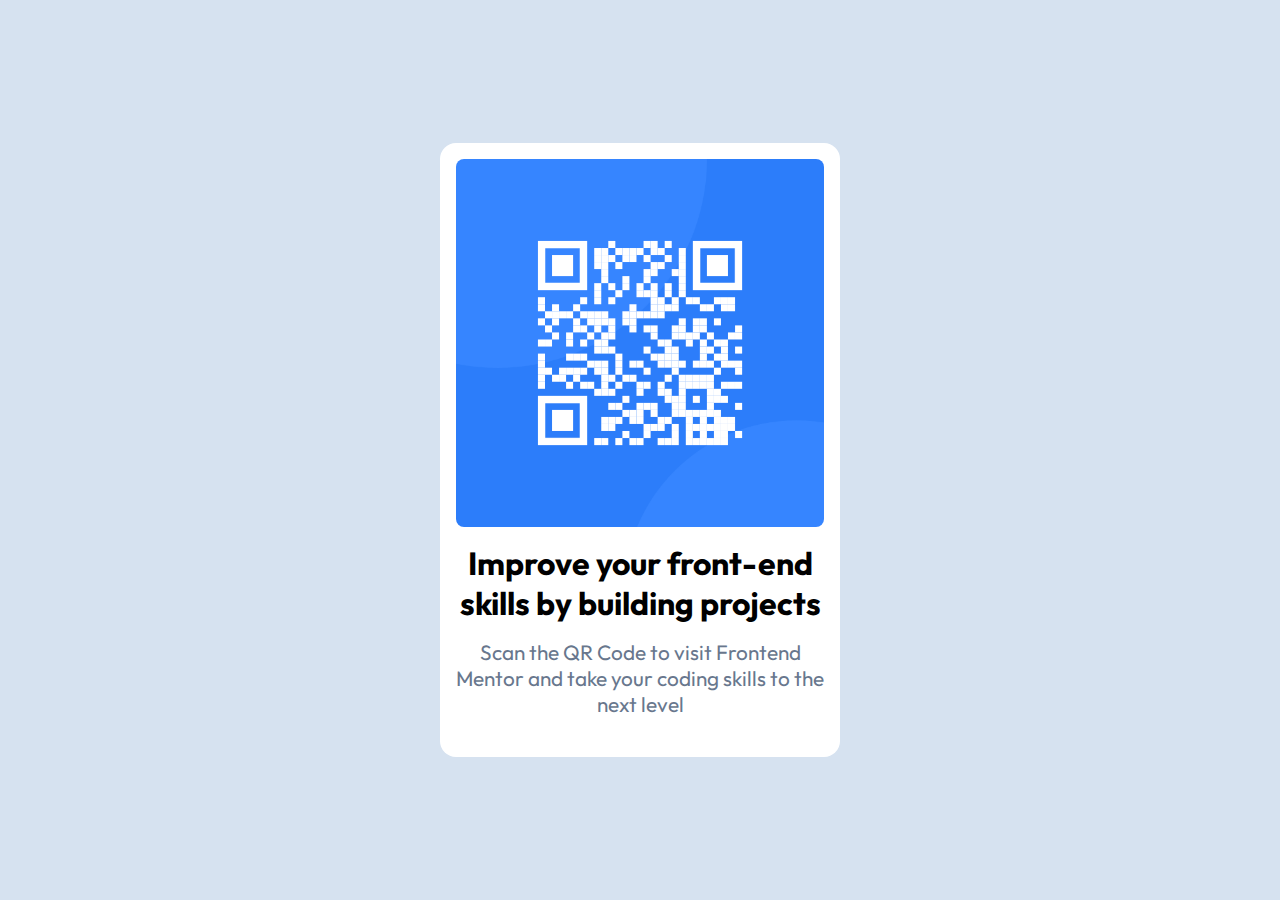
<file: assignment1/index.html>
<!DOCTYPE html>
<html lang="en">
<head>
  <meta charset="UTF-8">
  <meta name="viewport" content="width=device-width, initial-scale=1.0">
  <link rel="stylesheet" href="styles.css">
  <title>QR Code Component | Assignment 1</title>
</head>
<body>
    <div class="card">
      <div class="img">
        <img src="./images/image-qr-code.png" alt="QR Code">
      </div>

      <div class="description">
        <h1 class="h1">Improve your front-end skills by building projects</h1>

        <div class="paragraph">
          <p>Scan the QR Code to visit Frontend Mentor and take your coding skills to the next level</p>
        </div>
      </div>
    </div>
</body>
</html>
</file>
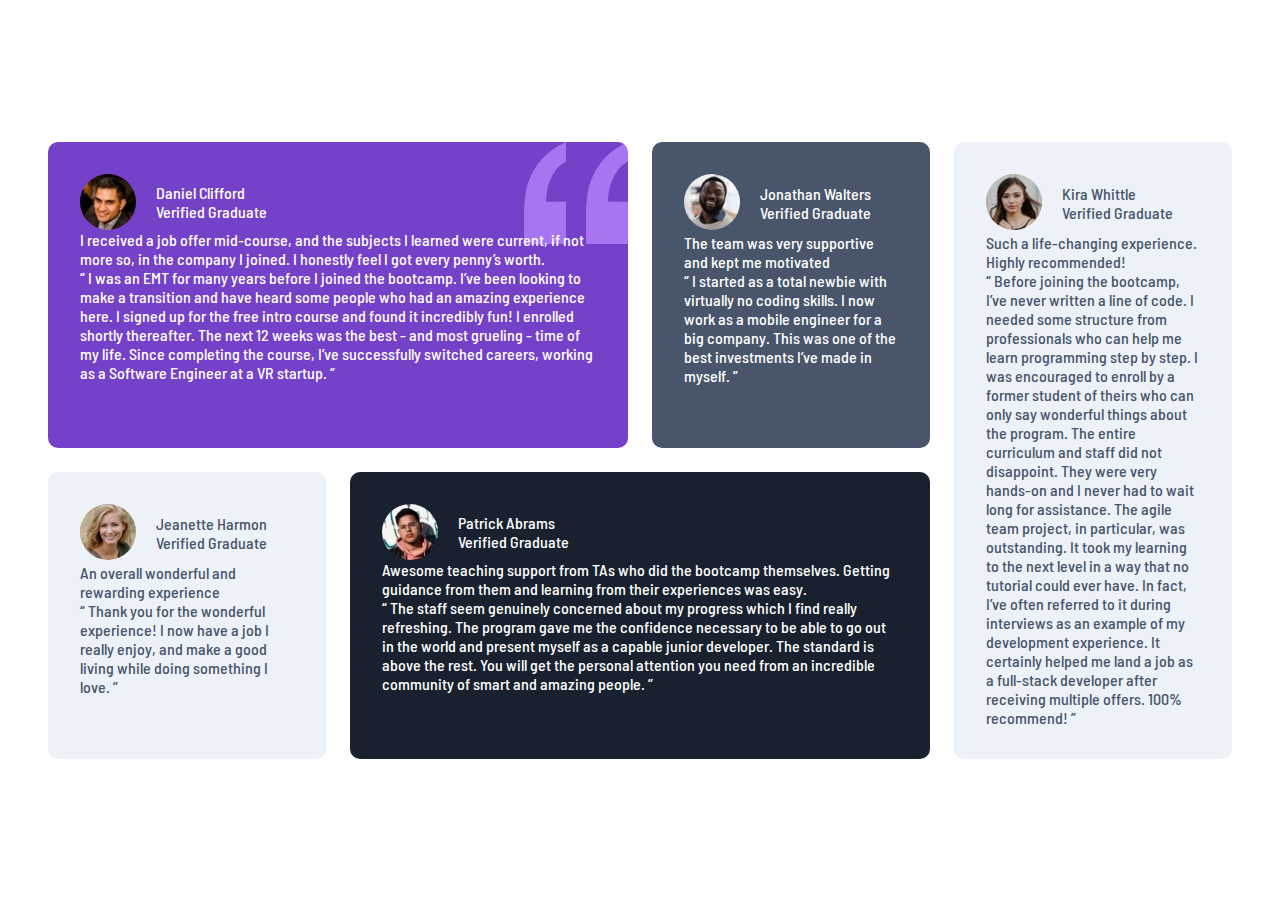
<file: assignment4/index.html>
<!DOCTYPE html>
<html lang="en">
<head>
  <meta charset="UTF-8">
  <meta name="viewport" content="width=device-width, initial-scale=1.0">
  <link rel="stylesheet" href="style.css">
  <title>Document</title>
</head>
<body>
  <main>
    <article class="testimonial1 grid-col-span-2" >
        <div class="profile">
          <img src="./images/image-daniel.jpg" alt="">    
          <div class="details">
            <p class="name">Daniel Clifford</p>
            <p class="position">Verified Graduate</p>
          </div>
        </div>  
        <p>
          I received a job offer mid-course, and the subjects I learned were current, if not more so, 
          in the company I joined. I honestly feel I got every penny’s worth.
        </p>
        <p>
          “ I was an EMT for many years before I joined the bootcamp. I’ve been looking to make a 
          transition and have heard some people who had an amazing experience here. I signed up for 
          the free intro course and found it incredibly fun! I enrolled shortly thereafter. The next 
          12 weeks was the best - and most grueling - time of my life. Since completing the course, 
          I’ve successfully switched careers, working as a Software Engineer at a VR startup. ”
        </p>
    </article>
    <article class="testimonial2">
      <div class="profile">
        <div>
          <img src="./images/image-jonathan.jpg" alt="">
        </div>
        <div class="details">
          <p class="name">Jonathan Walters</p>
          <p class="position">Verified Graduate</p>
        </div>
      </div>
      <p>
        The team was very supportive and kept me motivated
      </p>
      <p>
        “ I started as a total newbie with virtually no coding skills. I now work as a mobile engineer 
        for a big company. This was one of the best investments I’ve made in myself. ”
      </p>  
    </article>
    <article class="testimonial3">
      <div class="profile">
        <div>
          <img src="./images/image-jeanette.jpg" alt="">
        </div>
        <div class="details">
          <p class="name">Jeanette Harmon</p>
          <p class="position">Verified Graduate</p>
        </div>
      </div>
      <p>
        An overall wonderful and rewarding experience
      </p>
      <p>
        “ Thank you for the wonderful experience! I now have a job I really enjoy, and make a good living 
        while doing something I love. ”
      </p>
    </article>
    <article class="testimonial4 grid-col-span-2">
      <div class="profile">
        <div class="details">
          <img src="./images/image-patrick.jpg" alt="">
        </div>
        <div>
          <p class="name">Patrick Abrams</p>
          <p class="position">Verified Graduate</p>
        </div>
      </div>
      <p>
        Awesome teaching support from TAs who did the bootcamp themselves. Getting guidance from them and
        learning from their experiences was easy.
      </p>
      <p>
        “ The staff seem genuinely concerned about my progress which I find really refreshing. The program
        gave me the confidence necessary to be able to go out in the world and present myself as a capable
        junior developer. The standard is above the rest. You will get the personal attention you need from
        an incredible community of smart and amazing people. ”
      </p>
    </article>
    <article class="testimonial5">
      <div class="profile">
        <div>
          <img src="./images/image-kira.jpg" alt="">
        </div>
        <div class="details">
          <p class="name">Kira Whittle</p>
          <p class="position">Verified Graduate</p>
        </div>
      </div>
      <p>
        Such a life-changing experience. Highly recommended!
      </p>
      <p>
        “ Before joining the bootcamp, I’ve never written a line of code. I needed some structure from
        professionals who can help me learn programming step by step. I was encouraged to enroll by a former
        student of theirs who can only say wonderful things about the program. The entire curriculum and staff
        did not disappoint. They were very hands-on and I never had to wait long for assistance. The agile team
        project, in particular, was outstanding. It took my learning to the next level in a way that no tutorial
        could ever have. In fact, I’ve often referred to it during interviews as an example of my development
        experience. It certainly helped me land a job as a full-stack developer after receiving multiple offers.
        100% recommend! ”
      </p>
    </article>  
  </main>
</body>
</html>
</file>
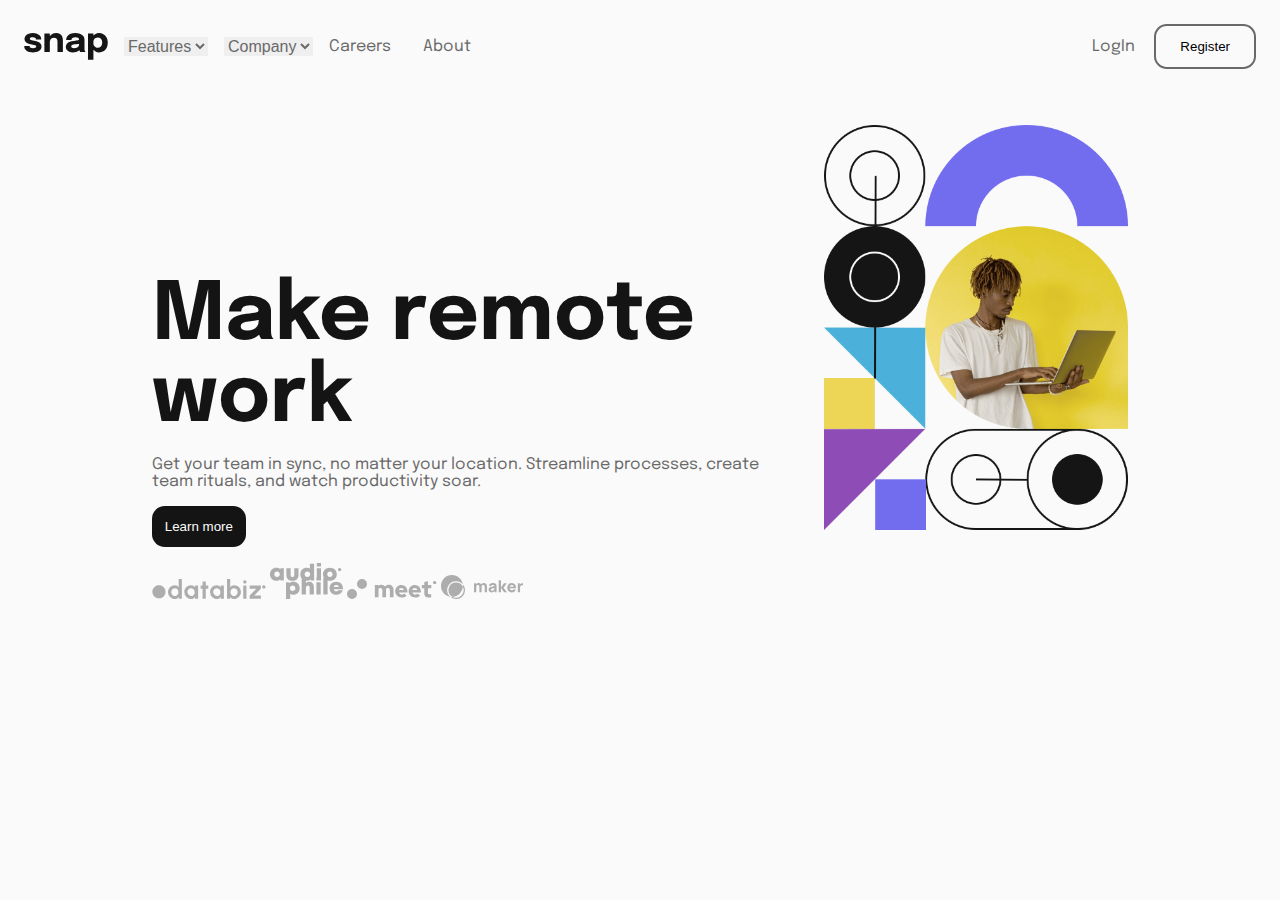
<file: assignment5/index.html>
<!DOCTYPE html>
<html lang="en">
<head>
  <meta charset="UTF-8">
  <meta name="viewport" content="width=device-width, initial-scale=1.0">
  <link rel="stylesheet" href="style.css">
  <title>Document</title>
</head>
<body>
  <nav>
    <div class="nav-part1">
      <img src="./images/logo.svg" alt="">
      <select name="selections" id="">
        <option value="features">Features</option>
      </select>
      <select name="select" id="">
        <option value="company">Company</option>
      </select>
      <li>Careers</li>
      <li>About</li>
    </div>
    <div class="nav-part2">
      <p>LogIn</p>
      <button>Register</button>
    </div>
  </nav>
  <section>
    <div class="section-part1">
      <h1>Make remote work</h1>
      <p>Get your team in sync, no matter your location. Streamline processes, 
        create team rituals, and watch productivity soar.
      </p>
      <button>Learn more</button>
      <div class="image">
        <img src="./images/client-databiz.svg" alt="">
        <img src="./images/client-audiophile.svg" alt="">
        <img src="./images/client-meet.svg" alt="">
        <img src="./images/client-maker.svg" alt="">
      </div>
    </div>
    <div class="section-part2">
      <!-- <img src="./images/image-hero-desktop.png" alt=""> -->
    </div>
  </section>
</body>
</html>
</file>
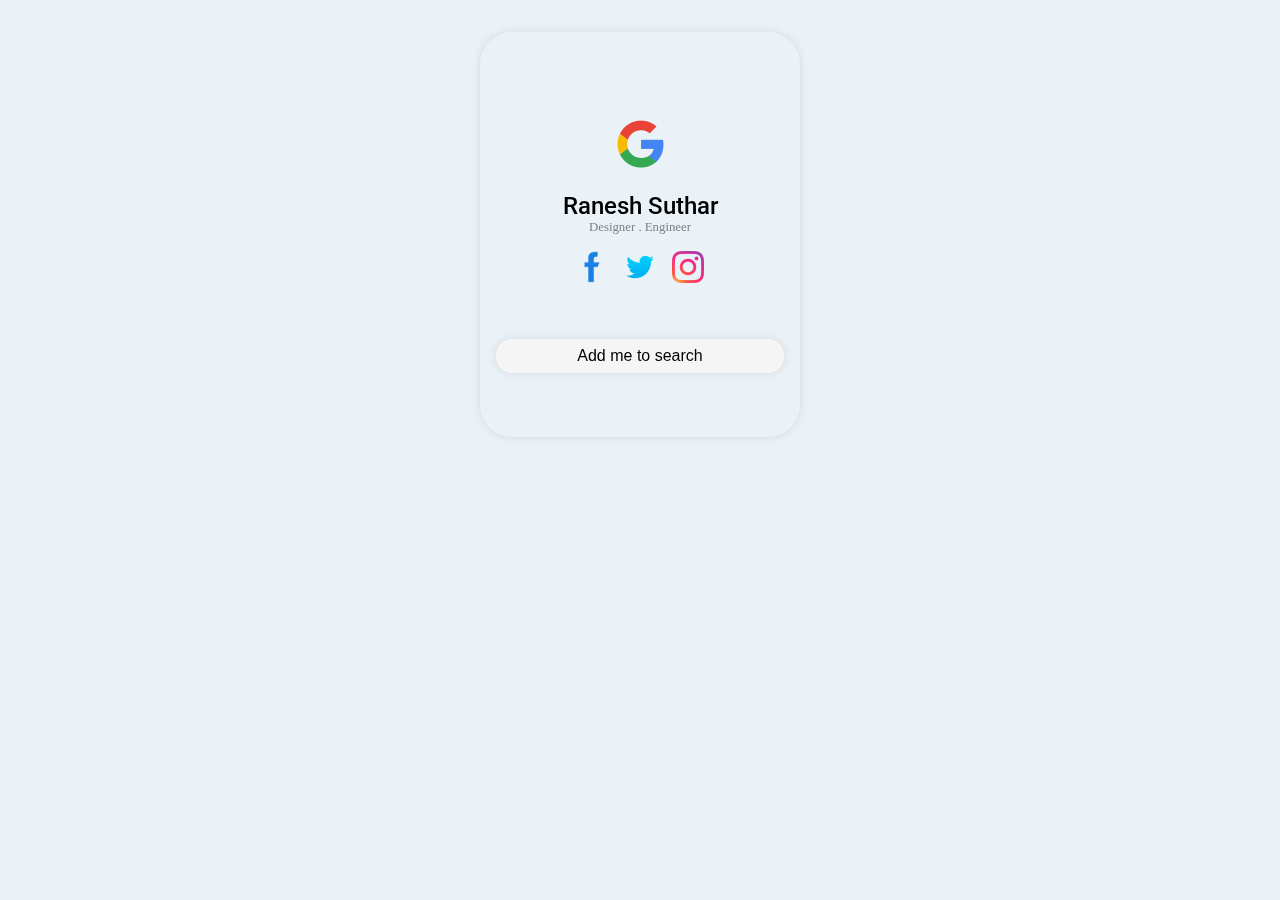
<file: assignment2/view.html>
<!DOCTYPE html>
<html lang="en">
<head>
    <meta charset="UTF-8">
    <meta name="viewport" content="width=device-width, initial-scale=1.0">
    <title>View</title>
    <link rel="stylesheet" href="style.css">
</head>
<body>
    <div class="card">
        <img class="ggl" src="./images/google1.png" alt="">
        <p class="para">Ranesh Suthar</p>
        <div class="par">
            <p>Designer . Engineer</p>
        </div>
        <div class="socials">
            <img src="./images/facebook.png" alt="">
            <img src="./images/twitter.png" alt="">
            <img src="./images/instagram.png" alt="">
        </div>
        <button>Add me to search</button>  
    </div>
</body>
</html>
</file>
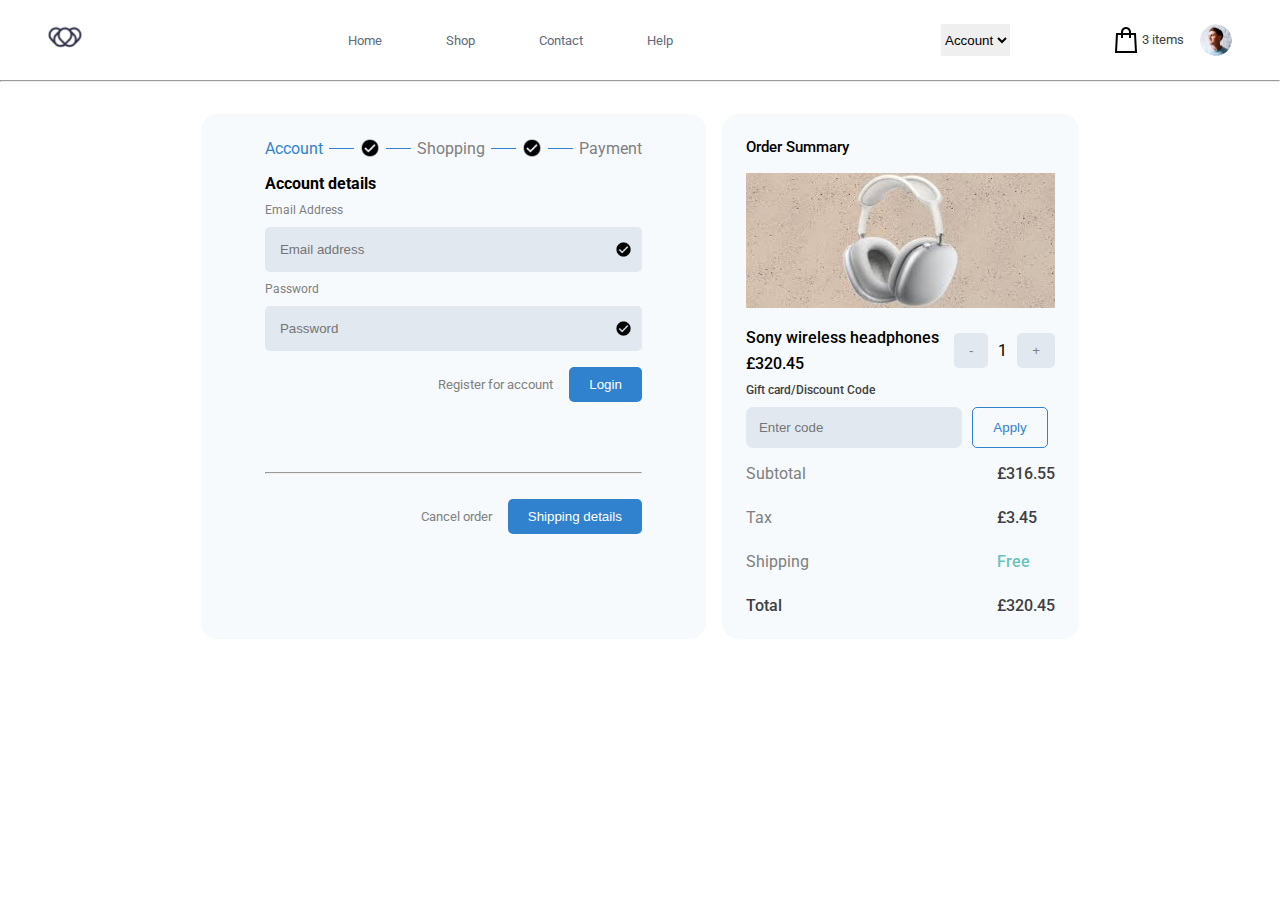
<file: assignment3/shop.html>
<!DOCTYPE html>
<html lang="en">
<head>
    <meta charset="UTF-8">
    <meta name="viewport" content="width=device-width, initial-scale=1.0">
    <link rel="stylesheet" href="style.css">
    <title>ecommerce</title>
</head>
<body>
    <nav>
        <img class="image" src="./images/logo.jpeg" alt="">
        <div class="details">
            <li>Home</li>
            <li>Shop</li>
            <li>Contact</li>
            <li>Help</li> 
        </div>
        <div class="next">
            <select name="account" id="acc">
                <option value="Account">Account</option>
            </select>
            <img class="" src="./images/bag.png" alt="">
            <p>3 items</p>
            <img class="profile" src="./images/image-avatar.webp" alt="">
        </div>
    </nav>
    <hr>
    <main class="main-container">
        <div class="account-details">
            <div class="list">
                <li id="blue">Account</li>
                <span></span>
                <img src="./images/check.png" alt="">
                <span></span>
                <li>Shopping</li>
                <span></span>
                <img src="./images/check.png" alt="">
                <span></span>
                <li>Payment</li>
            </div>
            <h4>Account details</h4>
            <div class="form">
                <form action="">
                    <label for="email">Email Address</label>
                    <input type="email" name="email" id="email" placeholder="Email address">
                    <label for="password">Password</label>
                    <input type="password" name="password" id="password" placeholder="Password">
                </form>

            </div>   
            <div class="logging">
                <p>Register for account</p>
                <button>Login</button>
            </div> 
            <hr>       
            <div class="cancel-shipping">
                <p>Cancel order</p>
                <button>Shipping details</button> 
            </div>     

        </div>
        <div class="order-details">
            <h3>Order Summary</h3> 
            <div class="product-details">
                <img src="./images/apple.jpeg" alt="">
            </div>
            <div class="sony-quantity">
                <div class="sony">
                    <p>Sony wireless headphones</p>
                    <p>£320.45</p> 
                </div>
                <div class="quantity">
                    <button>-</button>
                    <p>1</p>
                    <button>+</button>
                </div>
            </div>
    
            <div class="discount">
                <p>Gift card/Discount Code</p>
                <div class="inputs">
                    <input type="text" name="discount" id="discount" placeholder="Enter code">
                    <button>Apply</button>
                </div>
            </div>
            
            <div class="calculation">
                <div class="total-names">
                    <p>Subtotal</p>
                    <p>Tax</p>
                    <p>Shipping</p>
                    <p id="total">Total</p>
                </div>
                <div class="total-cost">
                    <p>£316.55</p>
                    <p>£3.45</p>
                    <p id="free">Free</p>
                    <p>£320.45</p>
                </div>
            </div>

        </div>
    </main>

    
</body>
</html>
</file>
<file: assignment4/style.css>
@import url('https://fonts.googleapis.com/css2?family=Barlow+Semi+Condensed:ital,wght@0,100;0,200;0,300;0,400;0,500;0,600;0,700;0,800;0,900;1,100;1,200;1,300;1,400;1,500;1,600;1,700;1,800;1,900&display=swap');

:root{
    --violet: hsl(263, 55%, 52%);
    --blue: hsl(217, 19%, 35%);
    --dark-blue: hsl(219, 29%, 14%);
    --white: hsl(0, 0%, 100%);
    --light-gray: hsl(0, 0%, 81%);
    --grayish-blue: hsl(210, 46%, 95%);

    --ff-primary: 'Barlow Semi Condensed', sans-serif;
    --fw-400: 500;
    --fw-700: 600;

    --fs-300: 0.6875rem;
    --fs-400: 0.8125rem;
    --fs-500: 1.25rem;
}

/* Box sizing rules */
*,
*::before,
*::after {
  box-sizing: border-box;
  margin: 0;
  padding: 0;
}


body {
    display: grid;
    place-content: center;
    min-height: 100vh;
    padding: 3rem;
  
    font-family: var(--ff-primary);
    font-weight: var(--fw-400);
  
    background-color: hsl(var(--white));
}
h1, h2, h3 {
    font-weight: var(--fw-700);
}
.grid-col-span-2{
    grid-column: span 2;
}
main {
    display: grid;
    gap: 1.5rem;
    text-align: center;
    grid-template-columns:  repeat(4, 1fr);
}
main :last-child{
    grid-column-start: 4;
    grid-row-start: 1;
    grid-row-end: 3;
}
.testimonial1{
    background: url(./images/bg-pattern-quotation.svg);
    background-color: var(--violet);
    padding: 2rem;
    border-radius: 0.625rem;
    background-repeat: no-repeat;
    background-position: top right;
}
.testimonial2{
    background-color: var(--blue);
    padding: 2rem;
    border-radius: 0.625rem;
}
.testimonial3, .testimonial5{
    background-color: var(--grayish-blue);
    padding: 2rem;
    border-radius: 0.625rem;
}
.testimonial4{
    background-color: var(--dark-blue);
    padding: 2rem;
    border-radius: 0.625rem;
}
.testimonial1, .testimonial2, .testimonial4, .p{
    text-align: left;
    color: var(--white);
}
.testimonial3, .testimonial5, .p{
    color: var(--blue);
    text-align: left;
}
    
.profile{
    display: flex;
    align-items: center;
    gap: 1.25rem;
}
.profile img{
    border-radius: 50%;
}
.details{
    display: flex;
    flex-direction: column;
    /* gap: 1rem; */
}
.details.name{
    font-weight: 700;
}
.details.position{
    font-weight: 300;
}

@media screen and (max-width: 768px){
    main{
        grid-template-columns: 1fr;
    }
    main :last-child{
        grid-column-start: 1;
        grid-row-start: 3;
    }
    .grid-col-span-2{
        grid-column: span 1;
    }  
}
</file>
<file: assignment5/style.css>
@import url('https://fonts.googleapis.com/css2?family=Epilogue:ital,wght@0,100..900;1,100..900&display=swap');

:root{
    --White: hsl(0, 0%, 98%);
    --Gray: hsl(0, 0%, 41%);
    --Black: hsl(0, 0%, 8%);
}

/* Box sizing rules */
*,
*::before,
*::after {
  box-sizing: border-box;
  margin: 0;
  padding: 0;
}
body{
    background-color: var(--White);
}

/* Navbar */
nav{
    display: flex;
    justify-content: space-between;
    align-items: center;
    padding: 1.5rem;
    font-family: 'Epilogue', sans-serif;
}
.nav-part1{
    display: flex;
    justify-content: space-between;
    align-items: center;
    gap: 1rem;
}
.nav-part1 select{
    outline: none;
    border: none;
    font-size: 1rem;
    color: var(--Gray);
}
.nav-part1 li{
    list-style: none;
    display: inline;
    margin-right: 1rem;
    color: var(--Gray);
}
.nav-part2{
    display: flex;
    justify-content: space-between;
    align-items: center;
    gap: 1.2rem;
}
.nav-part2 p{
    color: var(--Gray);
}
.nav-part2 button{
    background-color: var(--White);
    padding: 0.8rem 1.5rem;
    border: 2px solid var(--Gray);
    border-radius: 0.8rem;
}
section{
    display: flex;
    justify-content: center;
    flex-direction: row;
    align-items: center;
    gap: 4rem;
    padding: 2rem;
    font-family: 'Epilogue', sans-serif;
}
.section-part1{
    display: flex;
    justify-content: center;
    flex-direction: column;
    /* align-items: center; */
    gap: 1rem;
    width: 50%;
}
.section-part1 h1{
    color: var(--Black);
    font-size: 5rem;
    align-items: left;
}
.section-part1 p{
    color: var(--Gray);
    font-size: 1rem;
    align-items: left;
}
.section-part1 button{
    background-color: var(--Black);
    color: var(--White);
    padding: 0.8rem;
    border: none;
    border-radius: 0.8rem;
    width: fit-content;
}
.section-part2{
    width: 25%;
    height: 70vh;
    background-image: url(./images/image-hero-desktop.png);
    background-size: contain;
    background-repeat: no-repeat;
}
</file>
<file: assignment2/style.css>
@import url('https://fonts.googleapis.com/css2?family=Montserrat:ital,wght@0,100..900;1,100..900&family=Roboto:ital,wght@0,100;0,300;0,400;0,500;0,700;0,900;1,100;1,300;1,400;1,500;1,700;1,900&display=swap');

/* reset */
*, *::before, *::after{
    box-sizing: border-box;
    margin: 0;
    padding: 0;
}

html{
    font-size: 16px;
    /* 1rem = 16px; */
}
body{
    background-color:#eaf2f8;
}
.card{
    background: inherit;
    backdrop-filter: blur(10px);
    border-radius: 2rem;
    box-shadow: 0 0 10px rgba(0,0,0,0.1);
    margin: 2rem auto;
    max-width: 20rem;
    padding: 1rem;
    width: 40%;
    display: flex;
    justify-content: center;
    flex-direction: column;

}
.card .ggl{
    margin-top: 3.5rem;
    padding: 1rem;
    display: block;
    margin-left: auto;
    margin-right: auto;
} 
.card .para{
    font-family: 'Roboto', sans-serif;
    font-weight: 500;
    font-size: 1.5rem;
    margin-top: 0.5rem;
    text-align: center;  
}
.card .par{
    font-weight: 200;
    font-size: 0.8rem;
    margin-top: 0rem;
    text-align: center; 
    color: gray; 
}
.socials{
    display: flex;
    justify-content: center;
    margin-top: 1rem;
    gap: 1rem;
}
button{
    background-color: #f5f5f5;
    border: none;
    border-radius: 1rem;
    box-shadow: 0 0 10px rgba(0,0,0,0.1);
    cursor: pointer;
    font-size: 1rem;
    margin-top: 3.5rem;
    margin-bottom: 3rem;
    padding: 0.5rem;
}
</file>
<file: assignment3/style.css>
@import url('https://fonts.googleapis.com/css2?family=Epilogue:ital,wght@0,100..900;1,100..900&family=Roboto:ital,wght@0,100;0,300;0,400;0,500;0,700;0,900;1,100;1,300;1,400;1,500;1,700;1,900&display=swap');

/* reset */
*, *::before, *::after{
    box-sizing: border-box;
    margin: 0;
    padding: 0;
}

html{
    font-size: 16px;
    font-family: 'Roboto', sans-serif;
    /* 1rem = 16px; */
}
body{
    background-color:white;
}

/* navbar */
nav{
    display: flex;
    justify-content: space-between;
    align-items: center;
    padding: 1rem 2rem;
    background-color: white;
    color: black;
    font-family: 'Roboto', sans-serif;
}
nav .image{
    width: 4rem;
    height: 3rem;
}
.details{
    display: flex;
    justify-content: space-between;
    align-items: center;
    list-style: none;
    gap: 4rem;
    color: #606a7b;
    font-size: 13px;
}
.next{
    display: flex;
    justify-content: space-between;
    /* align-items: center; */
    padding: 0.5rem 1rem;
    border-radius: 5px;
    text-decoration: none;
}
.next > p{
    margin-top: 0.5rem;
    color: #404040;
    font-size: 13px;
}
.next select{
    border: none;
    outline: none;
    margin-right: 100px;
}
.next .profile{
    margin-left: 1rem;
    width: 2rem;
    height: 2rem;
    border-radius: 50%;
}
hr{
    height: 0.1rem;
    color: gray;
}
.main-container{
    display: flex;
    justify-content: center;
    align-items: start;
    gap: 1rem;
    padding: 2rem;

    /* & > *{
        flex: 1;
    } */
}
main .account-details, main .order-details{
    background-color: #F7FAFC;
    border-radius: 1rem;
}
.account-details{
    padding: 1.5rem 4rem;
    align-self: stretch;
}

.list{
    display: flex;
    justify-content: space-between;
    align-items: center;
    list-style: none;
    color: gray;
}
.list span{
    height: 1px;
    width: 25px;
    background-color: #3182ce;
    margin: 6px;
}
.list #blue{
    color: #3182ce;
}
.list img{
    width: 20px;
    height: 20px;
}
h4{
    font-size: 1rem;
    margin-top: 1rem;
}
.form{
    margin-bottom: 1rem;
    margin-top: 0.5rem;
}
.form label{
    display: block;
    color: gray;
   font-size: 12px;
   margin-top: 10px;
}
.form input{
    width: 100%;
    padding: 15px;
    border: 1px solid gray;
    outline: none;
    margin-top: 10px;
    background-color: #e2e8f0;
    border-radius: 5px;
    border: none;
    background-image: url(./images/check.png);
    background-repeat: no-repeat;
    background-position: right 10px bottom 50%;
    background-size: 17px;
}
.logging{
    display: flex;
    gap: 1rem;
    align-items: center;
    justify-content: flex-end;
    margin-bottom: 1.2rem;
}
.cancel-shipping{
    display: flex;
    gap: 1rem;
    align-items: center;
    justify-content: flex-end;
}
.logging, .cancel-shipping p{
    font-size: 13px;
    color: gray;
}
button{
    padding: 10px 20px;
    border: none;
    border-radius: 5px;
    background-color: #3182ce;
    color: white;
    cursor: pointer;
    outline: none;
}
.account-details hr{
    height: 1px;
    background-color: #eff3f7;
    margin-top: 70px;
    margin-bottom: 25px;
}
.order-details{
    padding: 1.5rem;
    align-items: start;
}
.order-details h3{
    font-weight: 500;
    font-size: 15px;
    margin-bottom: 17px;
}
.order-details .product-details img{
    height: 15vh;
    width: 100%;
}
.sony-quantity{
    display: flex;
    align-items: center;
    margin-top: 1rem;
    gap: 15px;
}
.sony-quantity .sony{
    font-weight: 500;
    display: flex;
    flex-direction: column;
    gap: 7px;
}
.sony-quantity .quantity{
    display: flex;
    flex-direction: row;
    align-items: center;
    gap: 10px;
}
.quantity button{
    background-color: #e2e8f0;
    color: gray;
    padding: 10px 15px;
}
.discount{
    margin-top: 10px;
    color: #404040;
    font-weight: 500;
    font-size: 12px;
}
.discount .inputs{
    display: flex;
    flex-direction: row;
    gap: 10px;
    margin-top: 10px;
}
.discount .inputs input{
    width: 70%;
    background-color: #e2e8f0;
    border: none;
    padding: 13px;
    border-radius: 7px;
}
.discount button{
    background-color: transparent;
    border: 1px solid #3182ce;
    color: #3182ce;
}
.calculation{
    display: flex;
    justify-content: space-between;
    align-items: center;
    margin-top: 1rem; 
}
.calculation .total-names{
    color: gray;

    & #total{
        color: #3e3f42;
        font-weight: 500;
    }
}
.calculation .total-cost{
    color: #3e3f42;
    font-weight: 500;

    & #free{
        color: #68c4c0;
    }
    
}
.calculation .total-names, .calculation .total-cost{
    display: flex;
    flex-direction: column;
    gap: 25px;
}
</file>
<file: assignment1/styles.css>
/* Typography */
@import url('https://fonts.googleapis.com/css2?family=Outfit:wght@100..900&display=swap');

/* Reset CSS */
*, *::before, *::after{
    box-sizing: border-box;
    margin: 0;
    padding: 0;
}

html{
    font-size: 16px;
    /* 1rem = 16px; */
}

img{
    display: block;
    width: 100%;
}

body{
    /* line-height: 1.5; */
    font-family: "Outfit", sans-serif;;
}

/* General Styling */
:root{
    --white: hsl(0, 0%, 100%);
    --slate-300: hsl(212, 45%, 89%);
    --slate-500: hsl(216, 15%, 48%);
    --slate-900: hsl(218, 44%, 22%);
}

body{
    min-height: 100vh;
    display: grid;
    justify-content: center;
    align-items: center;
    background-color: var(--slate-300);
}

.card{
    width: 100%;
    max-width: 400px;
    background-color: var(--white);
    border-radius: 1rem;
    padding: 1rem;
    display: grid;
    gap: 1rem;
}

.description{
    text-align: center;
    display: grid;
    gap: 1rem;
    /* padding: 0.3rem; */
    margin-bottom: 1.5rem;
}

.paragraph > p{
    color: var(--slate-500);
    font-size: 1.3rem;
}

.img{
    height: auto;
    max-height: 500px;
}

.img img{
    border-radius: 0.5rem;
    object-fit: cover;
    max-height: 400px;
}
</file>
